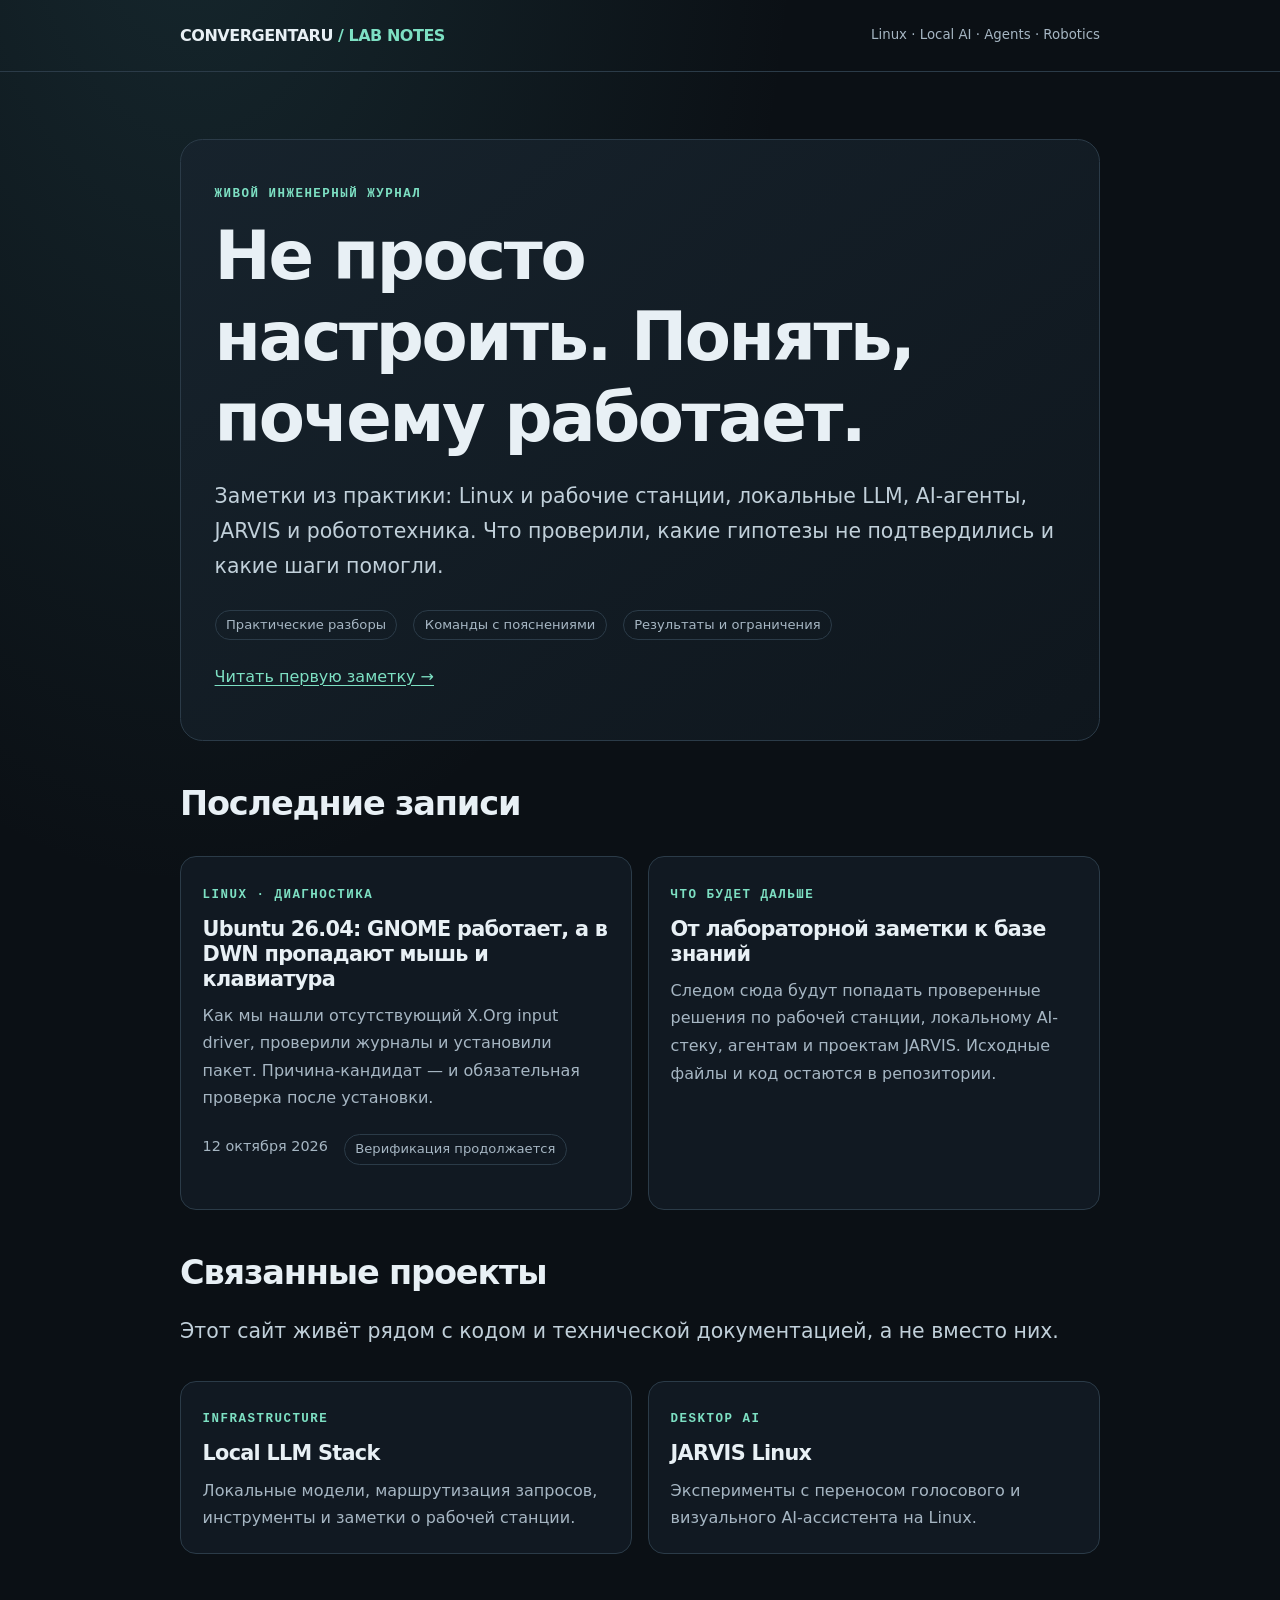
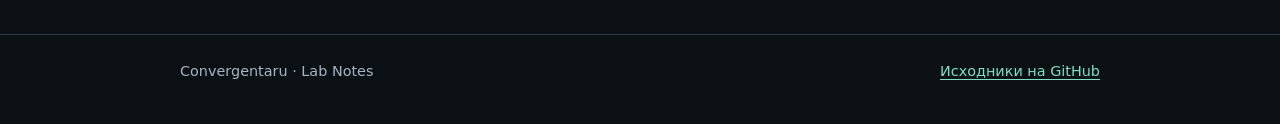
<file: blog-site/index.html>
<!doctype html>
<html lang="ru">
<head>
  <meta charset="utf-8">
  <meta name="viewport" content="width=device-width, initial-scale=1">
  <meta name="theme-color" content="#0b1015">
  <meta name="description" content="Лабораторный журнал: Linux, локальные модели, AI-агенты, JARVIS и робототехника. Практические заметки с проверяемыми выводами.">
  <title>Лабораторный журнал — Convergentaru</title>
  <link rel="stylesheet" href="assets/style.css">
</head>
<body>
  <header>
    <div class="wrap nav">
      <a class="brand" href="./">CONVERGENTARU <span>/ LAB NOTES</span></a>
      <small>Linux · Local AI · Agents · Robotics</small>
    </div>
  </header>
  <main class="wrap">
    <section class="hero">
      <p class="eyebrow">Живой инженерный журнал</p>
      <h1>Не просто настроить. Понять, почему работает.</h1>
      <p class="lead">Заметки из практики: Linux и рабочие станции, локальные LLM, AI-агенты, JARVIS и робототехника. Что проверили, какие гипотезы не подтвердились и какие шаги помогли.</p>
      <div class="meta">
        <span class="pill">Практические разборы</span>
        <span class="pill">Команды с пояснениями</span>
        <span class="pill">Результаты и ограничения</span>
      </div>
      <p><a href="posts/ubuntu-26-xorg-input-drivers.html">Читать первую заметку →</a></p>
    </section>

    <section aria-labelledby="latest">
      <h2 id="latest">Последние записи</h2>
      <div class="grid">
        <a class="card" href="posts/ubuntu-26-xorg-input-drivers.html">
          <span class="eyebrow">Linux · Диагностика</span>
          <h2>Ubuntu 26.04: GNOME работает, а в DWN пропадают мышь и клавиатура</h2>
          <p>Как мы нашли отсутствующий X.Org input driver, проверили журналы и установили пакет. Причина-кандидат — и обязательная проверка после установки.</p>
          <div class="meta"><span>12 октября 2026</span><span class="pill">Верификация продолжается</span></div>
        </a>
        <div class="card">
          <span class="eyebrow">Что будет дальше</span>
          <h2>От лабораторной заметки к базе знаний</h2>
          <p>Следом сюда будут попадать проверенные решения по рабочей станции, локальному AI-стеку, агентам и проектам JARVIS. Исходные файлы и код остаются в репозитории.</p>
        </div>
      </div>
    </section>
    <section>
      <h2>Связанные проекты</h2>
      <p class="lead">Этот сайт живёт рядом с кодом и технической документацией, а не вместо них.</p>
      <div class="grid">
        <a class="card" href="https://github.com/convergentaru/local-llm-stack">
          <span class="eyebrow">Infrastructure</span>
          <h2>Local LLM Stack</h2>
          <p>Локальные модели, маршрутизация запросов, инструменты и заметки о рабочей станции.</p>
        </a>
        <a class="card" href="https://github.com/convergentaru/jarvis-linux">
          <span class="eyebrow">Desktop AI</span>
          <h2>JARVIS Linux</h2>
          <p>Эксперименты с переносом голосового и визуального AI-ассистента на Linux.</p>
        </a>
      </div>
    </section>
  </main>
  <footer>
    <div class="wrap foot">
      <span>Convergentaru · Lab Notes</span>
      <a href="https://github.com/convergentaru/local-llm-stack">Исходники на GitHub</a>
    </div>
  </footer>
</body>
</html>
</file>
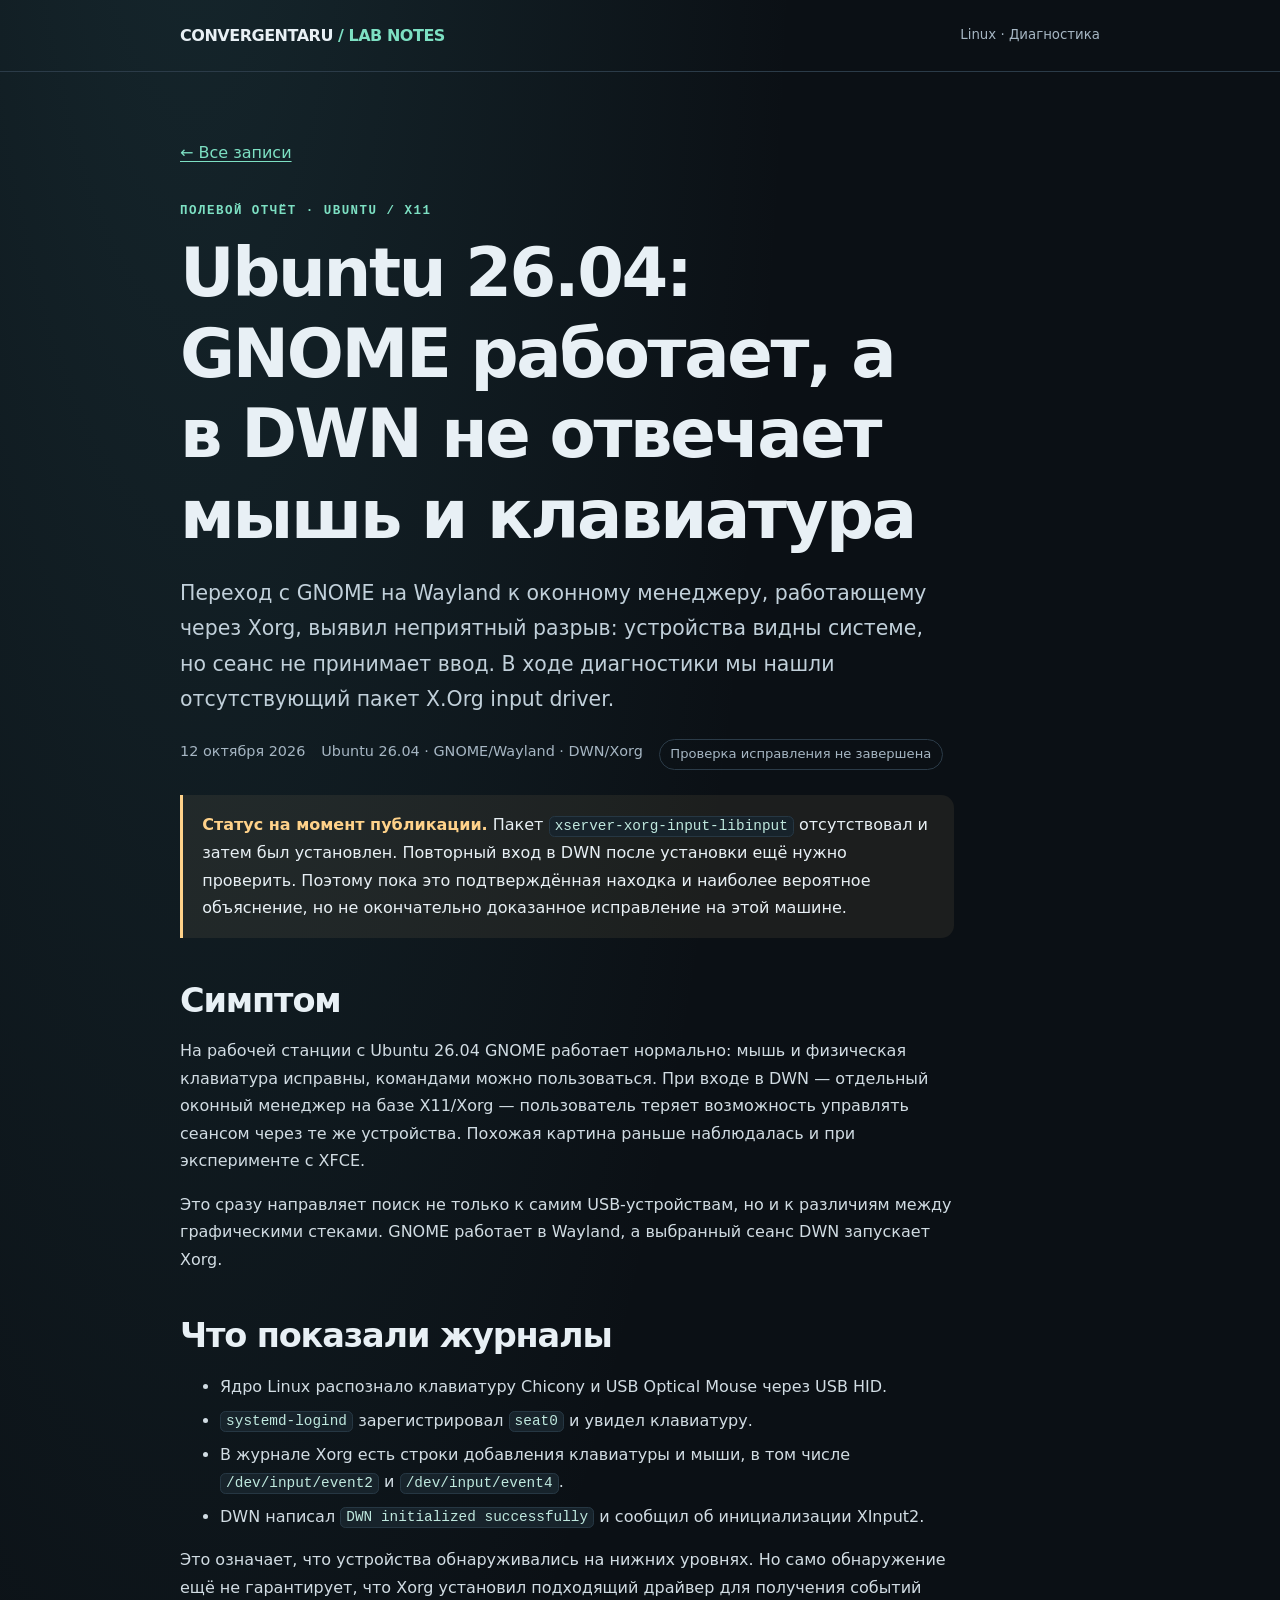
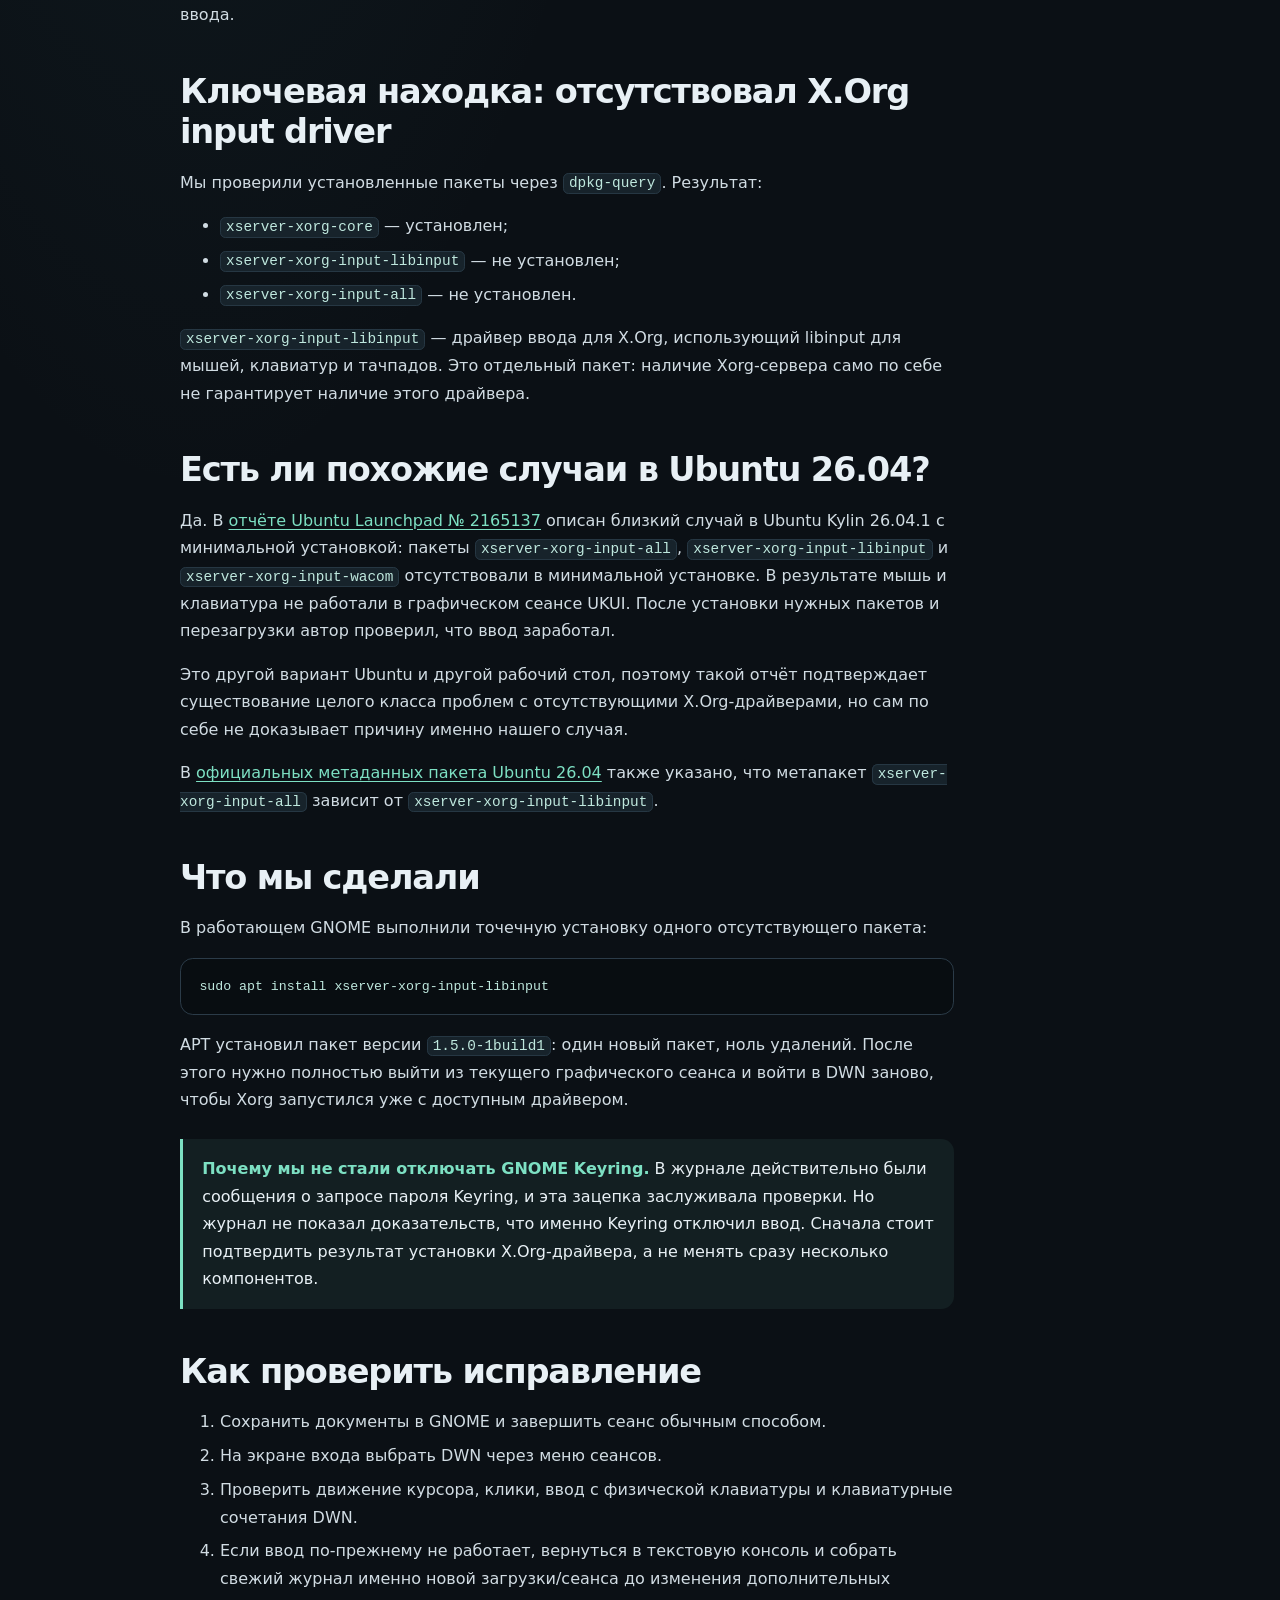
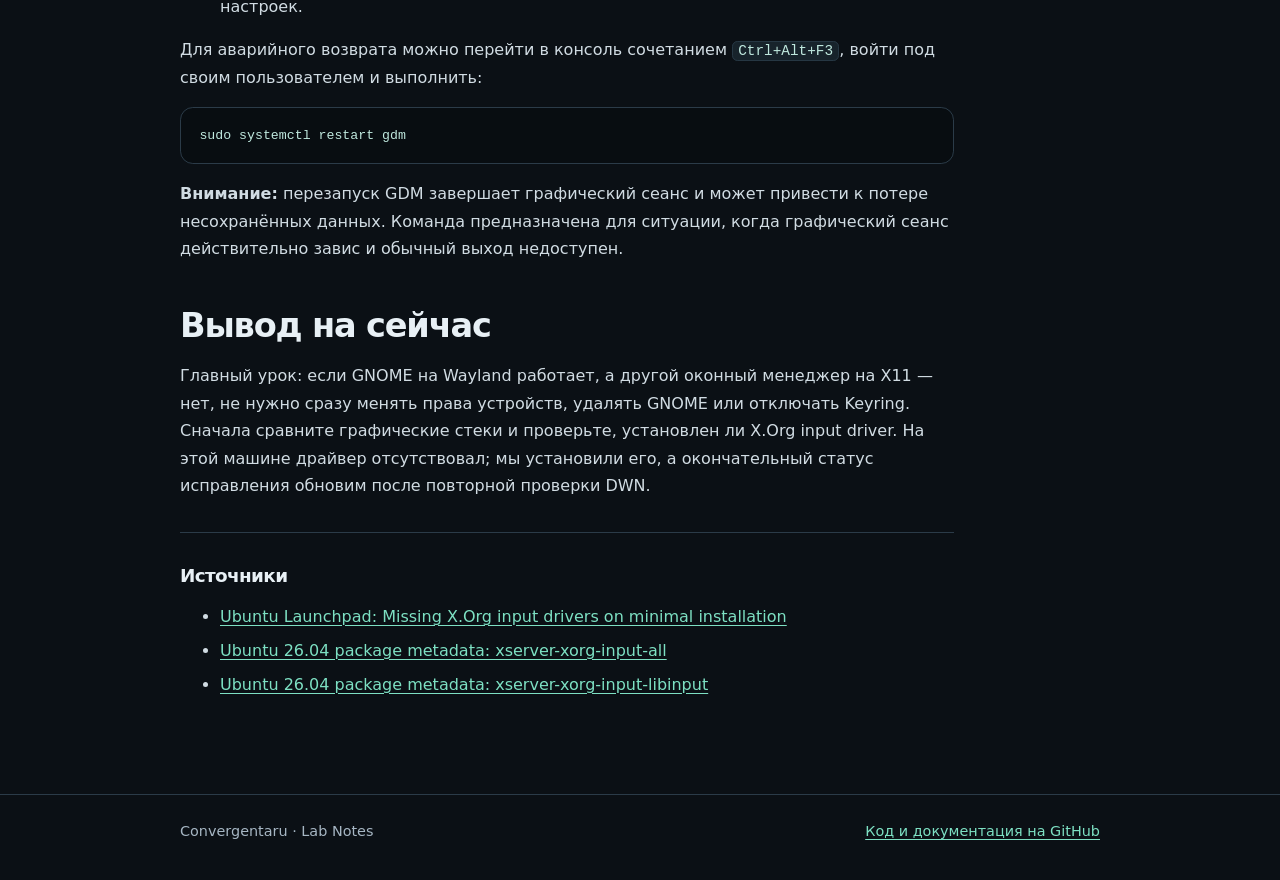
<file: blog-site/posts/ubuntu-26-xorg-input-drivers.html>
<!doctype html>
<html lang="ru">
<head>
  <meta charset="utf-8">
  <meta name="viewport" content="width=device-width, initial-scale=1">
  <meta name="theme-color" content="#0b1015">
  <meta name="description" content="Разбор проблемы ввода при переходе с GNOME Wayland на DWN/Xorg в Ubuntu 26.04: отсутствующий xserver-xorg-input-libinput и безопасная диагностика.">
  <title>Ubuntu 26.04: мышь и клавиатура в DWN/Xorg — Lab Notes</title>
  <link rel="stylesheet" href="../assets/style.css">
</head>
<body>
  <header>
    <div class="wrap nav">
      <a class="brand" href="../">CONVERGENTARU <span>/ LAB NOTES</span></a>
      <small>Linux · Диагностика</small>
    </div>
  </header>
  <main class="wrap">
    <article>
      <a class="back" href="../">← Все записи</a>
      <p class="eyebrow">Полевой отчёт · Ubuntu / X11</p>
      <h1>Ubuntu 26.04: GNOME работает, а в DWN не отвечает мышь и клавиатура</h1>
      <p class="lead">Переход с GNOME на Wayland к оконному менеджеру, работающему через Xorg, выявил неприятный разрыв: устройства видны системе, но сеанс не принимает ввод. В ходе диагностики мы нашли отсутствующий пакет X.Org input driver.</p>
      <div class="meta">
        <span>12 октября 2026</span>
        <span>Ubuntu 26.04 · GNOME/Wayland · DWN/Xorg</span>
        <span class="pill">Проверка исправления не завершена</span>
      </div>

      <div class="notice">
        <strong>Статус на момент публикации.</strong>
        Пакет <code>xserver-xorg-input-libinput</code> отсутствовал и затем был установлен. Повторный вход в DWN после установки ещё нужно проверить. Поэтому пока это подтверждённая находка и наиболее вероятное объяснение, но не окончательно доказанное исправление на этой машине.
      </div>

      <h2>Симптом</h2>
      <p>На рабочей станции с Ubuntu 26.04 GNOME работает нормально: мышь и физическая клавиатура исправны, командами можно пользоваться. При входе в DWN — отдельный оконный менеджер на базе X11/Xorg — пользователь теряет возможность управлять сеансом через те же устройства. Похожая картина раньше наблюдалась и при эксперименте с XFCE.</p>
      <p>Это сразу направляет поиск не только к самим USB-устройствам, но и к различиям между графическими стеками. GNOME работает в Wayland, а выбранный сеанс DWN запускает Xorg.</p>

      <h2>Что показали журналы</h2>
      <ul>
        <li>Ядро Linux распознало клавиатуру Chicony и USB Optical Mouse через USB HID.</li>
        <li><code>systemd-logind</code> зарегистрировал <code>seat0</code> и увидел клавиатуру.</li>
        <li>В журнале Xorg есть строки добавления клавиатуры и мыши, в том числе <code>/dev/input/event2</code> и <code>/dev/input/event4</code>.</li>
        <li>DWN написал <code>DWN initialized successfully</code> и сообщил об инициализации XInput2.</li>
      </ul>
      <p>Это означает, что устройства обнаруживались на нижних уровнях. Но само обнаружение ещё не гарантирует, что Xorg установил подходящий драйвер для получения событий ввода.</p>

      <h2>Ключевая находка: отсутствовал X.Org input driver</h2>
      <p>Мы проверили установленные пакеты через <code>dpkg-query</code>. Результат:</p>
      <ul>
        <li><code>xserver-xorg-core</code> — установлен;</li>
        <li><code>xserver-xorg-input-libinput</code> — не установлен;</li>
        <li><code>xserver-xorg-input-all</code> — не установлен.</li>
      </ul>
      <p><code>xserver-xorg-input-libinput</code> — драйвер ввода для X.Org, использующий libinput для мышей, клавиатур и тачпадов. Это отдельный пакет: наличие Xorg-сервера само по себе не гарантирует наличие этого драйвера.</p>

      <h2>Есть ли похожие случаи в Ubuntu 26.04?</h2>
      <p>Да. В <a href="https://bugs.launchpad.net/ubuntu/+source/ubuntukylin-meta/+bug/2165137">отчёте Ubuntu Launchpad № 2165137</a> описан близкий случай в Ubuntu Kylin 26.04.1 с минимальной установкой: пакеты <code>xserver-xorg-input-all</code>, <code>xserver-xorg-input-libinput</code> и <code>xserver-xorg-input-wacom</code> отсутствовали в минимальной установке. В результате мышь и клавиатура не работали в графическом сеансе UKUI. После установки нужных пакетов и перезагрузки автор проверил, что ввод заработал.</p>
      <p>Это другой вариант Ubuntu и другой рабочий стол, поэтому такой отчёт подтверждает существование целого класса проблем с отсутствующими X.Org-драйверами, но сам по себе не доказывает причину именно нашего случая.</p>
      <p>В <a href="https://packages.ubuntu.com/resolute/amd64/x11/xserver-xorg-input-all">официальных метаданных пакета Ubuntu 26.04</a> также указано, что метапакет <code>xserver-xorg-input-all</code> зависит от <code>xserver-xorg-input-libinput</code>.</p>

      <h2>Что мы сделали</h2>
      <p>В работающем GNOME выполнили точечную установку одного отсутствующего пакета:</p>
      <pre><code>sudo apt install xserver-xorg-input-libinput</code></pre>
      <p>APT установил пакет версии <code>1.5.0-1build1</code>: один новый пакет, ноль удалений. После этого нужно полностью выйти из текущего графического сеанса и войти в DWN заново, чтобы Xorg запустился уже с доступным драйвером.</p>

      <div class="notice success">
        <strong>Почему мы не стали отключать GNOME Keyring.</strong>
        В журнале действительно были сообщения о запросе пароля Keyring, и эта зацепка заслуживала проверки. Но журнал не показал доказательств, что именно Keyring отключил ввод. Сначала стоит подтвердить результат установки X.Org-драйвера, а не менять сразу несколько компонентов.
      </div>

      <h2>Как проверить исправление</h2>
      <ol>
        <li>Сохранить документы в GNOME и завершить сеанс обычным способом.</li>
        <li>На экране входа выбрать DWN через меню сеансов.</li>
        <li>Проверить движение курсора, клики, ввод с физической клавиатуры и клавиатурные сочетания DWN.</li>
        <li>Если ввод по-прежнему не работает, вернуться в текстовую консоль и собрать свежий журнал именно новой загрузки/сеанса до изменения дополнительных настроек.</li>
      </ol>
      <p>Для аварийного возврата можно перейти в консоль сочетанием <code>Ctrl+Alt+F3</code>, войти под своим пользователем и выполнить:</p>
      <pre><code>sudo systemctl restart gdm</code></pre>
      <p><strong>Внимание:</strong> перезапуск GDM завершает графический сеанс и может привести к потере несохранённых данных. Команда предназначена для ситуации, когда графический сеанс действительно завис и обычный выход недоступен.</p>

      <h2>Вывод на сейчас</h2>
      <p>Главный урок: если GNOME на Wayland работает, а другой оконный менеджер на X11 — нет, не нужно сразу менять права устройств, удалять GNOME или отключать Keyring. Сначала сравните графические стеки и проверьте, установлен ли X.Org input driver. На этой машине драйвер отсутствовал; мы установили его, а окончательный статус исправления обновим после повторной проверки DWN.</p>

      <hr>
      <h3>Источники</h3>
      <ul>
        <li><a href="https://bugs.launchpad.net/ubuntu/+source/ubuntukylin-meta/+bug/2165137">Ubuntu Launchpad: Missing X.Org input drivers on minimal installation</a></li>
        <li><a href="https://packages.ubuntu.com/resolute/amd64/x11/xserver-xorg-input-all">Ubuntu 26.04 package metadata: xserver-xorg-input-all</a></li>
        <li><a href="https://packages.ubuntu.com/resolute/amd64/x11/xserver-xorg-input-libinput">Ubuntu 26.04 package metadata: xserver-xorg-input-libinput</a></li>
      </ul>
    </article>
  </main>
  <footer>
    <div class="wrap foot">
      <span>Convergentaru · Lab Notes</span>
      <a href="https://github.com/convergentaru/local-llm-stack">Код и документация на GitHub</a>
    </div>
  </footer>
</body>
</html>
</file>
<file: blog-site/assets/style.css>
:root {
  color-scheme: dark;
  --bg: #0b1015;
  --panel: #121b23;
  --panel-2: #17232d;
  --text: #e8f0f5;
  --muted: #a6b6c3;
  --line: #2b3b48;
  --accent: #7de0c3;
  --accent-2: #a5c8ff;
  --warning: #ffd28a;
  --max: 920px;
}
* { box-sizing: border-box; }
html { scroll-behavior: smooth; }
body {
  margin: 0;
  background:
    radial-gradient(ellipse at 15% -10%, rgba(61, 124, 135, .22), transparent 38rem),
    var(--bg);
  color: var(--text);
  font: 16px/1.72 ui-sans-serif, system-ui, -apple-system, BlinkMacSystemFont, "Segoe UI", sans-serif;
}
a { color: var(--accent); text-decoration-thickness: .08em; text-underline-offset: .2em; }
a:hover { color: #b5f6e4; }
.wrap { width: min(var(--max), calc(100% - 2.2rem)); margin-inline: auto; }
header { padding: 1.35rem 0; border-bottom: 1px solid var(--line); }
.nav { display: flex; justify-content: space-between; align-items: center; gap: 1rem; }
.brand { color: var(--text); font-weight: 750; letter-spacing: -.03em; text-decoration: none; }
.brand span { color: var(--accent); }
.nav small { color: var(--muted); }
main { padding: 4.2rem 0 5rem; }
.eyebrow { color: var(--accent); font: 700 .78rem/1.4 ui-monospace, SFMono-Regular, Menlo, monospace; letter-spacing: .12em; text-transform: uppercase; }
h1, h2, h3 { line-height: 1.2; letter-spacing: -.035em; }
h1 { font-size: clamp(2.35rem, 6vw, 4.2rem); max-width: 16ch; margin: .8rem 0 1.1rem; }
h2 { font-size: clamp(1.55rem, 3vw, 2.1rem); margin: 2.7rem 0 .9rem; }
h3 { font-size: 1.15rem; margin: 1.3rem 0 .5rem; }
.lead { color: #c1d0da; font-size: clamp(1.08rem, 2vw, 1.28rem); max-width: 68ch; }
.meta { display: flex; flex-wrap: wrap; gap: .55rem 1rem; color: var(--muted); font-size: .9rem; margin: 1.4rem 0; }
.pill { display: inline-flex; border: 1px solid var(--line); border-radius: 999px; padding: .18rem .65rem; font-size: .82rem; color: var(--muted); }
.hero { padding: 2.1rem; border: 1px solid var(--line); border-radius: 1.4rem; background: linear-gradient(145deg, rgba(23,35,45,.94), rgba(15,23,30,.92)); }
.hero .lead { margin-bottom: 1.6rem; }
.grid { display: grid; grid-template-columns: repeat(2, minmax(0, 1fr)); gap: 1rem; margin-top: 2rem; }
.card { display: block; padding: 1.35rem; background: rgba(18,27,35,.92); border: 1px solid var(--line); border-radius: 1rem; color: var(--text); text-decoration: none; transition: transform .15s ease, border-color .15s ease; }
.card:hover { color: var(--text); border-color: #507c83; transform: translateY(-2px); }
.card h2 { font-size: 1.3rem; margin: .65rem 0; }
.card p { color: var(--muted); margin: 0; }
.notice { border-left: 3px solid var(--warning); background: rgba(255,210,138,.07); padding: 1rem 1.2rem; margin: 1.6rem 0; border-radius: 0 .8rem .8rem 0; }
.notice strong { color: var(--warning); }
.success { border-left-color: var(--accent); background: rgba(125,224,195,.07); }
.success strong { color: var(--accent); }
article { max-width: 76ch; }
article p, article ul, article ol { color: #d1dce3; }
article li { margin: .4rem 0; }
article code, pre { font-family: ui-monospace, SFMono-Regular, Menlo, Consolas, monospace; }
article code { color: #bfe8de; background: #17232b; border: 1px solid #263743; border-radius: .35rem; padding: .08rem .32rem; font-size: .9em; overflow-wrap: anywhere; }
pre { overflow-x: auto; padding: 1rem 1.15rem; background: #080d11; border: 1px solid var(--line); border-radius: .8rem; color: #d7e9e4; font-size: .92rem; line-height: 1.55; }
pre code { background: none; border: 0; padding: 0; }
hr { border: 0; border-top: 1px solid var(--line); margin: 2rem 0; }
.back { display: inline-block; margin-bottom: 1.5rem; }
footer { padding: 1.5rem 0 2.5rem; border-top: 1px solid var(--line); color: var(--muted); font-size: .9rem; }
footer .foot { display: flex; flex-wrap: wrap; justify-content: space-between; gap: .75rem; }
@media (max-width: 640px) {
  main { padding-top: 2.3rem; }
  .hero { padding: 1.35rem; }
  .grid { grid-template-columns: 1fr; }
  .nav { align-items: flex-start; flex-direction: column; }
}
@media (prefers-reduced-motion: reduce) { html { scroll-behavior: auto; } .card { transition: none; } }
</file>
